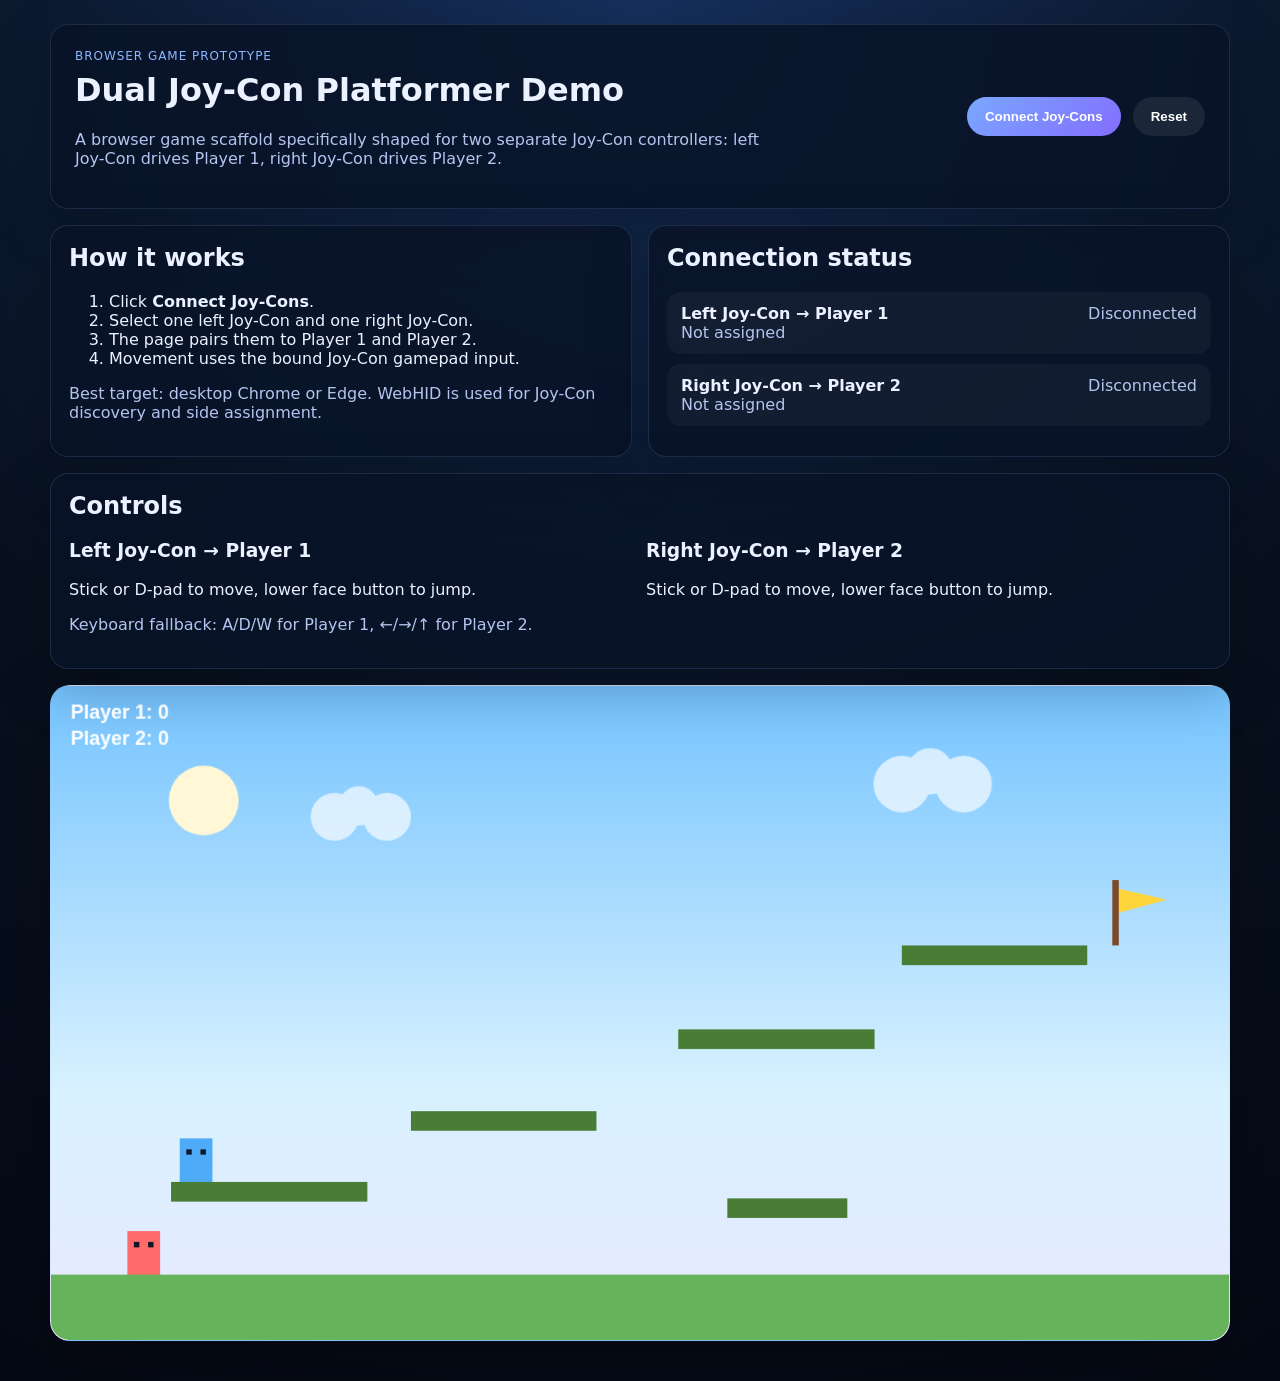
<file: joycon-dual-demo/index.html>
<!DOCTYPE html>
<html lang="en">
  <head>
    <meta charset="UTF-8" />
    <meta name="viewport" content="width=device-width, initial-scale=1.0" />
    <title>Dual Joy-Con Platformer</title>
    <link rel="stylesheet" href="./style.css" />
  </head>
  <body>
    <main class="shell">
      <header class="hero card">
        <div>
          <p class="eyebrow">Browser game prototype</p>
          <h1>Dual Joy-Con Platformer Demo</h1>
          <p class="subcopy">
            A browser game scaffold specifically shaped for two separate Joy-Con
            controllers: left Joy-Con drives Player 1, right Joy-Con drives Player 2.
          </p>
        </div>
        <div class="actions">
          <button id="connectButton">Connect Joy-Cons</button>
          <button id="resetButton" class="secondary">Reset</button>
        </div>
      </header>

      <section class="grid">
        <article class="card">
          <h2>How it works</h2>
          <ol>
            <li>Click <strong>Connect Joy-Cons</strong>.</li>
            <li>Select one left Joy-Con and one right Joy-Con.</li>
            <li>The page pairs them to Player 1 and Player 2.</li>
            <li>Movement uses the bound Joy-Con gamepad input.</li>
          </ol>
          <p class="note">
            Best target: desktop Chrome or Edge. WebHID is used for Joy-Con discovery and side assignment.
          </p>
        </article>
        <article class="card">
          <h2>Connection status</h2>
          <div id="joyconStatus" class="status-list"></div>
        </article>
        <article class="card span-2">
          <h2>Controls</h2>
          <div class="control-columns">
            <div>
              <h3>Left Joy-Con → Player 1</h3>
              <p>Stick or D-pad to move, lower face button to jump.</p>
            </div>
            <div>
              <h3>Right Joy-Con → Player 2</h3>
              <p>Stick or D-pad to move, lower face button to jump.</p>
            </div>
          </div>
          <p class="note">Keyboard fallback: A/D/W for Player 1, ←/→/↑ for Player 2.</p>
        </article>
      </section>

      <canvas id="game" width="1080" height="600"></canvas>
    </main>

    <script src="./game.js"></script>
  </body>
</html>
</file>
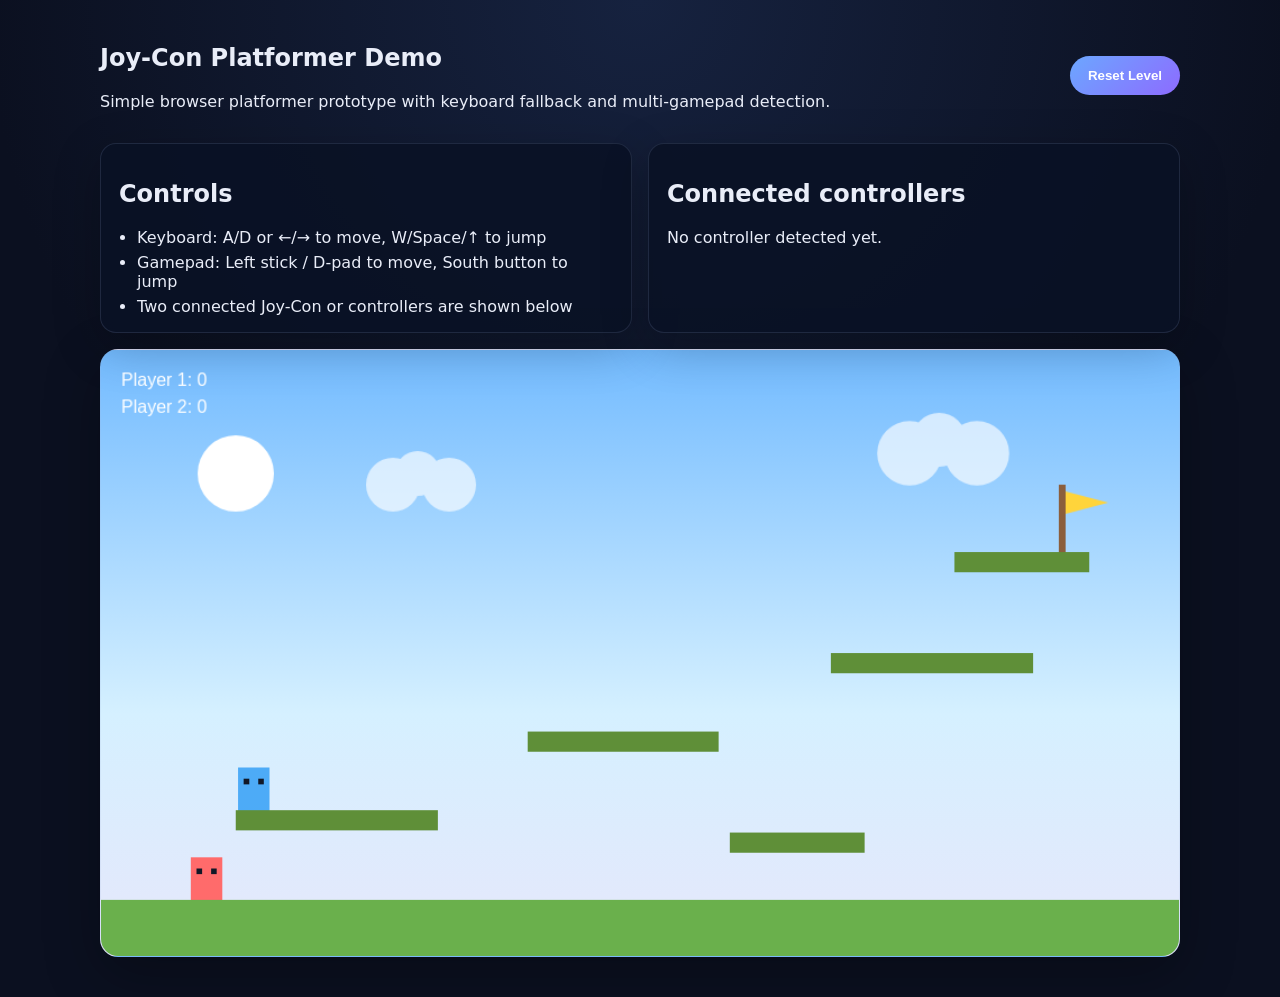
<file: platformer-demo/index.html>
<!DOCTYPE html>
<html lang="en">
  <head>
    <meta charset="UTF-8" />
    <meta name="viewport" content="width=device-width, initial-scale=1.0" />
    <title>Joy-Con Platformer Demo</title>
    <link rel="stylesheet" href="./style.css" />
  </head>
  <body>
    <main class="app-shell">
      <section class="hud">
        <div>
          <h1>Joy-Con Platformer Demo</h1>
          <p>
            Simple browser platformer prototype with keyboard fallback and
            multi-gamepad detection.
          </p>
        </div>
        <div class="controls">
          <button id="resetButton">Reset Level</button>
        </div>
      </section>

      <section class="status-grid">
        <div class="card">
          <h2>Controls</h2>
          <ul>
            <li>Keyboard: A/D or ←/→ to move, W/Space/↑ to jump</li>
            <li>Gamepad: Left stick / D-pad to move, South button to jump</li>
            <li>Two connected Joy-Con or controllers are shown below</li>
          </ul>
        </div>
        <div class="card">
          <h2>Connected controllers</h2>
          <div id="controllers" class="controller-list">No controller detected yet.</div>
        </div>
      </section>

      <canvas id="game" width="960" height="540" aria-label="Platformer game canvas"></canvas>
    </main>

    <script src="./game.js"></script>
  </body>
</html>
</file>
<file: joycon-dual-demo/style.css>
:root {
  color-scheme: dark;
  --bg: #08111f;
  --panel: rgba(9, 19, 39, 0.86);
  --border: rgba(163, 184, 255, 0.14);
  --text: #ebf1ff;
  --muted: #b5c4ef;
}

* {
  box-sizing: border-box;
}

body {
  margin: 0;
  min-height: 100vh;
  background: radial-gradient(circle at top, #16305d 0%, #08111f 55%, #050915 100%);
  color: var(--text);
  font-family: Inter, system-ui, -apple-system, BlinkMacSystemFont, "Segoe UI", sans-serif;
}

.shell {
  width: min(1180px, calc(100vw - 28px));
  margin: 0 auto;
  padding: 24px 0 40px;
}

.card {
  background: var(--panel);
  border: 1px solid var(--border);
  border-radius: 18px;
  box-shadow: 0 18px 56px rgba(0, 0, 0, 0.25);
}

.hero {
  display: grid;
  grid-template-columns: 1fr auto;
  gap: 24px;
  padding: 24px;
  margin-bottom: 16px;
  align-items: center;
}

.eyebrow {
  margin: 0 0 8px;
  text-transform: uppercase;
  letter-spacing: 0.08em;
  color: #8eb6ff;
  font-size: 12px;
}

h1,
h2,
h3,
p,
ol {
  margin-top: 0;
}

.subcopy {
  max-width: 700px;
  color: var(--muted);
}

.actions {
  display: flex;
  gap: 12px;
  flex-wrap: wrap;
}

button {
  appearance: none;
  border: 0;
  border-radius: 999px;
  padding: 12px 18px;
  font-weight: 700;
  cursor: pointer;
  color: white;
  background: linear-gradient(135deg, #7aa8ff, #836dff);
}

button.secondary {
  background: rgba(255, 255, 255, 0.08);
}

.grid {
  display: grid;
  grid-template-columns: repeat(2, minmax(0, 1fr));
  gap: 16px;
  margin-bottom: 16px;
}

.grid .card {
  padding: 18px;
}

.span-2 {
  grid-column: span 2;
}

.control-columns {
  display: grid;
  grid-template-columns: repeat(2, minmax(0, 1fr));
  gap: 12px;
}

.status-list {
  display: grid;
  gap: 10px;
}

.status-row {
  display: flex;
  justify-content: space-between;
  gap: 14px;
  padding: 12px 14px;
  border-radius: 14px;
  background: rgba(255, 255, 255, 0.04);
}

.status-row strong {
  display: block;
}

.status-row span,
.note {
  color: var(--muted);
}

canvas {
  width: 100%;
  height: auto;
  display: block;
  border-radius: 20px;
  border: 1px solid var(--border);
  background: linear-gradient(180deg, #75c4ff 0%, #d8f1ff 62%, #e8e9fd 100%);
  box-shadow: 0 24px 70px rgba(0, 0, 0, 0.28);
}

@media (max-width: 860px) {
  .hero,
  .grid,
  .control-columns {
    grid-template-columns: 1fr;
  }

  .span-2 {
    grid-column: auto;
  }
}
</file>
<file: platformer-demo/style.css>
:root {
  color-scheme: dark;
  font-family: Inter, system-ui, -apple-system, BlinkMacSystemFont, "Segoe UI", sans-serif;
  background: #0b1020;
  color: #e9edf8;
}

* {
  box-sizing: border-box;
}

body {
  margin: 0;
  min-height: 100vh;
  background: radial-gradient(circle at top, #16223f 0%, #0b1020 55%);
}

.app-shell {
  width: min(1080px, calc(100vw - 32px));
  margin: 0 auto;
  padding: 24px 0 40px;
}

.hud,
.status-grid {
  display: grid;
  gap: 16px;
}

.hud {
  grid-template-columns: 1fr auto;
  align-items: center;
  margin-bottom: 16px;
}

.status-grid {
  grid-template-columns: repeat(2, minmax(0, 1fr));
  margin-bottom: 16px;
}

.card {
  background: rgba(10, 18, 37, 0.88);
  border: 1px solid rgba(154, 171, 219, 0.15);
  border-radius: 16px;
  padding: 16px 18px;
  box-shadow: 0 14px 48px rgba(0, 0, 0, 0.24);
}

button {
  appearance: none;
  border: 0;
  border-radius: 999px;
  padding: 12px 18px;
  background: linear-gradient(135deg, #6ca7ff, #8d6bff);
  color: white;
  font-weight: 700;
  cursor: pointer;
}

button:hover {
  filter: brightness(1.06);
}

canvas {
  width: 100%;
  height: auto;
  display: block;
  border-radius: 18px;
  border: 1px solid rgba(154, 171, 219, 0.16);
  background: linear-gradient(180deg, #73bbff 0%, #d5f0ff 60%, #e6e7fb 100%);
  box-shadow: 0 18px 56px rgba(0, 0, 0, 0.28);
}

ul {
  margin: 10px 0 0;
  padding-left: 18px;
}

li + li {
  margin-top: 6px;
}

.controller-list {
  display: grid;
  gap: 10px;
}

.controller-chip {
  display: flex;
  justify-content: space-between;
  align-items: center;
  gap: 10px;
  padding: 10px 12px;
  border-radius: 12px;
  background: rgba(255, 255, 255, 0.04);
}

.controller-chip strong {
  display: block;
}

.controller-chip span {
  font-size: 12px;
  color: #b4c2ed;
}

@media (max-width: 800px) {
  .hud,
  .status-grid {
    grid-template-columns: 1fr;
  }
}
</file>
